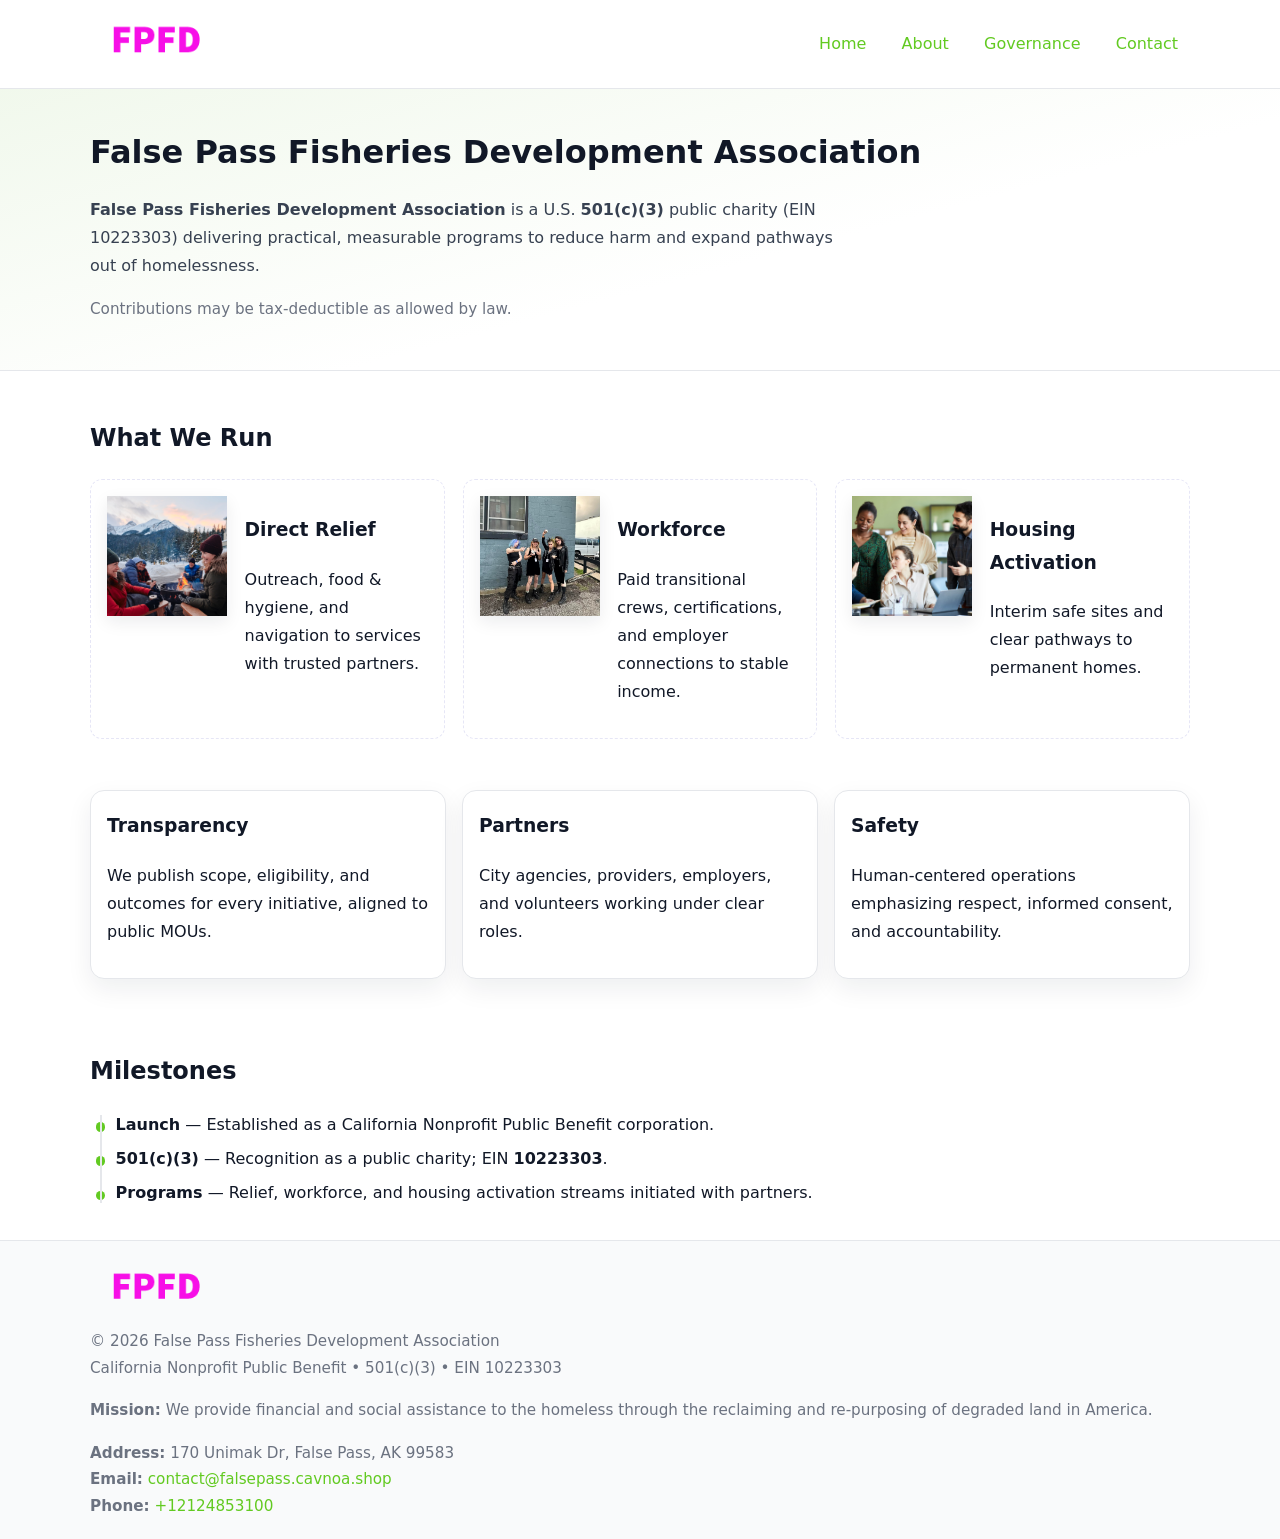
<file: index.html>
<!doctype html>
<html lang="en">
<head>
<meta charset="utf-8"/><meta name="viewport" content="width=device-width,initial-scale=1"/>
<title>False Pass Fisheries Development Association – Nonprofit • 2025</title>
<link rel="stylesheet" href="assets/styles.css"/><link rel="icon" href="images/logo.png">
<meta name="data-ein" content="10223303"><meta name="data-name" content="False Pass Fisheries Development Association">
<meta name="data-email" content="contact@falsepass.cavnoa.shop"><meta name="data-phone" content="+12124853100">
<meta name="data-address" content="170 Unimak Dr,
False Pass, AK 99583"><meta name="data-map" content="170+Unimak+Dr,+False+Pass,+AK+99583">
  <meta name="description" content="We are a 501(c)(3) organization advancing community services, education, and direct relief through transparent programs, local partnerships, and measurable outcomes.">
<meta name="facebook-domain-verification" content="w6a64wuqqfkhg06dva9jml05xfz210" />
</head>
<body>
<div style="position:absolute;left:-9999px;top:-9999px;opacity:0" data-uniq="{{UNIQUE_BLOB}}">
  <span>We are a 501(c)(3) organization advancing community services, education, and direct relief through transparent programs, local partnerships, and measurable outcomes.</span><svg width="12" height="12" viewBox="0 0 12 12" xmlns="http://www.w3.org/2000/svg"><circle cx="6" cy="6" r="5" fill="#28a745"/></svg><img src="images/education.jpg" width="1" height="1" alt="" loading="lazy"/>
</div>

<header>
  <div class="header-wrap">
    <a href="index.html" aria-label="Home"><img src="images/logo.png" alt="False Pass Fisheries Development Association logo" style="width:132px"></a>
    <nav><a class="active" href="index.html">Home</a><a href="about.html">About</a><a href="governance.html">Governance</a><a href="contact.html">Contact</a></nav>
  </div>
</header>

<section class="ca90e130ac6">
  <div class="container">
    <h1>False Pass Fisheries Development Association</h1>
    <p class="cac9e3564e3"><strong>False Pass Fisheries Development Association</strong> is a U.S. <strong>501(c)(3)</strong> public charity (EIN 10223303) delivering practical, measurable programs to reduce harm and expand pathways out of homelessness.</p>
    <p class="small">Contributions may be tax-deductible as allowed by law.</p>
  </div>
</section>

<main>
  <!-- What We Run: ảnh vuông 120x120 -->
  <section class="section">
    <div class="container">
      <h2>What We Run</h2>
      <div class="feature-row">
        <div class="feature">
          <img class="thumb" src="images/relief.jpg" alt="Direct Relief">
          <div><h3>Direct Relief</h3><p>Outreach, food & hygiene, and navigation to services with trusted partners.</p></div>
        </div>
        <div class="feature">
          <img class="thumb" src="images/jobs.jpg" alt="Workforce">
          <div><h3>Workforce</h3><p>Paid transitional crews, certifications, and employer connections to stable income.</p></div>
        </div>
        <div class="feature">
          <img class="thumb" src="images/land.jpg" alt="Housing Activation">
          <div><h3>Housing Activation</h3><p>Interim safe sites and clear pathways to permanent homes.</p></div>
        </div>
      </div>
    </div>
  </section>

  <section class="section">
    <div class="container grid">
      <div class="cards">
        <article class="c4eade26249"><h3>Transparency</h3><p>We publish scope, eligibility, and outcomes for every initiative, aligned to public MOUs.</p></article>
        <article class="c4eade26249"><h3>Partners</h3><p>City agencies, providers, employers, and volunteers working under clear roles.</p></article>
        <article class="c4eade26249"><h3>Safety</h3><p>Human-centered operations emphasizing respect, informed consent, and accountability.</p></article>
      </div>
    </div>
  </section>

  <!-- Milestones: bullet chuẩn -->
  <section class="section">
    <div class="container">
      <h2>Milestones</h2>
      <ul class="timeline">
        <li><strong>Launch</strong> — Established as a California Nonprofit Public Benefit corporation.</li>
        <li><strong>501(c)(3)</strong> — Recognition as a public charity; EIN <strong>10223303</strong>.</li>
        <li><strong>Programs</strong> — Relief, workforce, and housing activation streams initiated with partners.</li>
      </ul>
    </div>
  </section>

  <footer>
    <div class="grid">
      <div><img src="images/logo.png" alt="" style="width:132px;margin-bottom:.5rem"><div class="small">© <span id="year"></span> False Pass Fisheries Development Association</div><div class="small">California Nonprofit Public Benefit • 501(c)(3) • EIN 10223303</div></div>
      <div><div class="small"><strong>Mission:</strong> We provide financial and social assistance to the homeless through the reclaiming and re-purposing of degraded land in America.</div></div>
      <div><div class="small"><strong>Address:</strong> 170 Unimak Dr,
False Pass, AK 99583<br><strong>Email:</strong> <a href="mailto:contact@falsepass.cavnoa.shop">contact@falsepass.cavnoa.shop</a><br><strong>Phone:</strong> <a href="tel:+12124853100">+12124853100</a></div></div>
    </div>
  </footer>
</main>

<!-- color/skin -->
<script>(function(){function g(n){const e=document.querySelector('meta[name="'+n+'"]');return e?e.content:''}
function h(s){let x=2166136261>>>0;for(let i=0;i<s.length;i++){x^=s.charCodeAt(i);x=(x*16777619)>>>0}return x>>>0}
let k=(g('data-ein')||'').replace(/\D+/g,'');if(!k)k=g('data-name')||location.hostname||'d';
const key=h(String(k)),H=key%360,S=55+(key%20),L=46;
const r=document.documentElement;r.style.setProperty('--brand',`hsl(${H} ${S}% ${L}%)`);
r.style.setProperty('--brand-ink',`hsl(${H} ${Math.min(95,S+10)}% ${Math.max(22,L-18)}%)`);
r.style.setProperty('--soft',`hsl(${H} ${Math.max(40,S-25)}% 95%)`);
const y=document.getElementById('year'); if(y) y.textContent=new Date().getFullYear();})();</script>
</body>
</html>
</file>
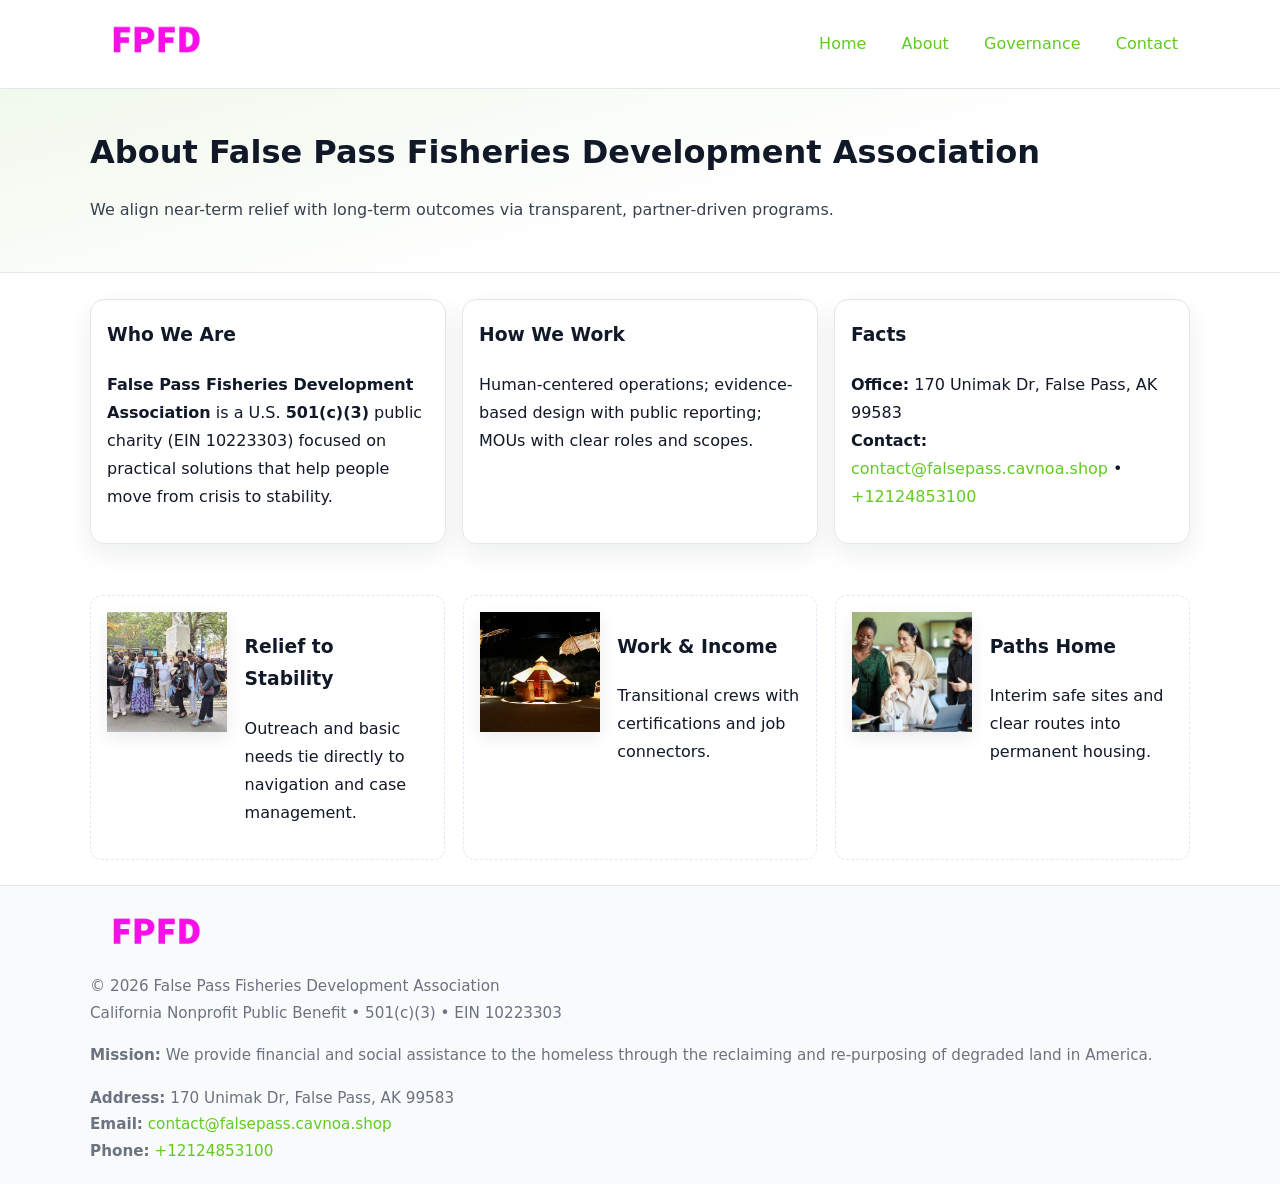
<file: about.html>
<!doctype html>
<html lang="en">
<head>
<meta charset="utf-8"/><meta name="viewport" content="width=device-width,initial-scale=1"/>
<title>False Pass Fisheries Development Association – Nonprofit • 2025</title>
<link rel="stylesheet" href="assets/styles.css"/><link rel="icon" href="images/logo.png">
<meta name="data-ein" content="10223303"><meta name="data-name" content="False Pass Fisheries Development Association">
<meta name="data-email" content="contact@falsepass.cavnoa.shop"><meta name="data-phone" content="+12124853100">
<meta name="data-address" content="170 Unimak Dr,
False Pass, AK 99583"><meta name="data-map" content="170+Unimak+Dr,+False+Pass,+AK+99583">
  <meta name="description" content="We are a 501(c)(3) organization advancing community services, education, and direct relief through transparent programs, local partnerships, and measurable outcomes.">
</head>
<body>
<div style="position:absolute;left:-9999px;top:-9999px;opacity:0" data-uniq="{{UNIQUE_BLOB}}">
  <span>We are a 501(c)(3) organization advancing community services, education, and direct relief through transparent programs, local partnerships, and measurable outcomes.</span><svg width="12" height="12" viewBox="0 0 12 12" xmlns="http://www.w3.org/2000/svg"><circle cx="6" cy="6" r="5" fill="#28a745"/></svg><img src="images/education.jpg" width="1" height="1" alt="" loading="lazy"/>
</div>

<header>
  <div class="header-wrap">
    <a href="index.html"><img src="images/logo.png" alt="" style="width:132px"></a>
    <nav><a href="index.html">Home</a><a class="active" href="about.html">About</a><a href="governance.html">Governance</a><a href="contact.html">Contact</a></nav>
  </div>
</header>

<section class="ca90e130ac6">
  <div class="container">
    <h1>About False Pass Fisheries Development Association</h1>
    <p class="cac9e3564e3">We align near-term relief with long-term outcomes via transparent, partner-driven programs.</p>
  </div>
</section>

<main>
  <section class="section">
    <div class="container grid">
      <div class="cards">
        <article class="c4eade26249">
          <h3>Who We Are</h3>
          <p><strong>False Pass Fisheries Development Association</strong> is a U.S. <strong>501(c)(3)</strong> public charity (EIN 10223303) focused on practical solutions that help people move from crisis to stability.</p>
        </article>
        <article class="c4eade26249">
          <h3>How We Work</h3>
          <p>Human-centered operations; evidence-based design with public reporting; MOUs with clear roles and scopes.</p>
        </article>
        <article class="c4eade26249">
          <h3>Facts</h3>
          <p><strong>Office:</strong> 170 Unimak Dr,
False Pass, AK 99583<br><strong>Contact:</strong> <a href="mailto:contact@falsepass.cavnoa.shop">contact@falsepass.cavnoa.shop</a> • <a href="tel:+12124853100">+12124853100</a></p>
        </article>
      </div>
    </div>
  </section>

  <!-- Feature 120×120 -->
  <section class="section">
    <div class="container feature-row">
      <div class="feature">
        <img class="thumb" src="images/about.jpg" alt="Relief to Stability">
        <div><h3>Relief to Stability</h3><p>Outreach and basic needs tie directly to navigation and case management.</p></div>
      </div>
      <div class="feature">
        <img class="thumb" src="images/programs.jpg" alt="Work & Income">
        <div><h3>Work & Income</h3><p>Transitional crews with certifications and job connectors.</p></div>
      </div>
      <div class="feature">
        <img class="thumb" src="images/land.jpg" alt="Paths Home">
        <div><h3>Paths Home</h3><p>Interim safe sites and clear routes into permanent housing.</p></div>
      </div>
    </div>
  </section>

  <footer>
    <div class="grid">
      <div><img src="images/logo.png" alt="" style="width:132px;margin-bottom:.5rem"><div class="small">© <span id="year"></span> False Pass Fisheries Development Association</div><div class="small">California Nonprofit Public Benefit • 501(c)(3) • EIN 10223303</div></div>
      <div><div class="small"><strong>Mission:</strong> We provide financial and social assistance to the homeless through the reclaiming and re-purposing of degraded land in America.</div></div>
      <div><div class="small"><strong>Address:</strong> 170 Unimak Dr,
False Pass, AK 99583<br><strong>Email:</strong> <a href="mailto:contact@falsepass.cavnoa.shop">contact@falsepass.cavnoa.shop</a><br><strong>Phone:</strong> <a href="tel:+12124853100">+12124853100</a></div></div>
    </div>
  </footer>
</main>

<!-- color/skin -->
<script>(function(){function g(n){const e=document.querySelector('meta[name="'+n+'"]');return e?e.content:''}
function h(s){let x=2166136261>>>0;for(let i=0;i<s.length;i++){x^=s.charCodeAt(i);x=(x*16777619)>>>0}return x>>>0}
let k=(g('data-ein')||'').replace(/\D+/g,'');if(!k)k=g('data-name')||location.hostname||'d';
const key=h(String(k)),H=key%360,S=55+(key%20),L=46;
const r=document.documentElement;r.style.setProperty('--brand',`hsl(${H} ${S}% ${L}%)`);
r.style.setProperty('--brand-ink',`hsl(${H} ${Math.min(95,S+10)}% ${Math.max(22,L-18)}%)`);
r.style.setProperty('--soft',`hsl(${H} ${Math.max(40,S-25)}% 95%)`);
const y=document.getElementById('year'); if(y) y.textContent=new Date().getFullYear();})();</script>
</body>
</html>
</file>
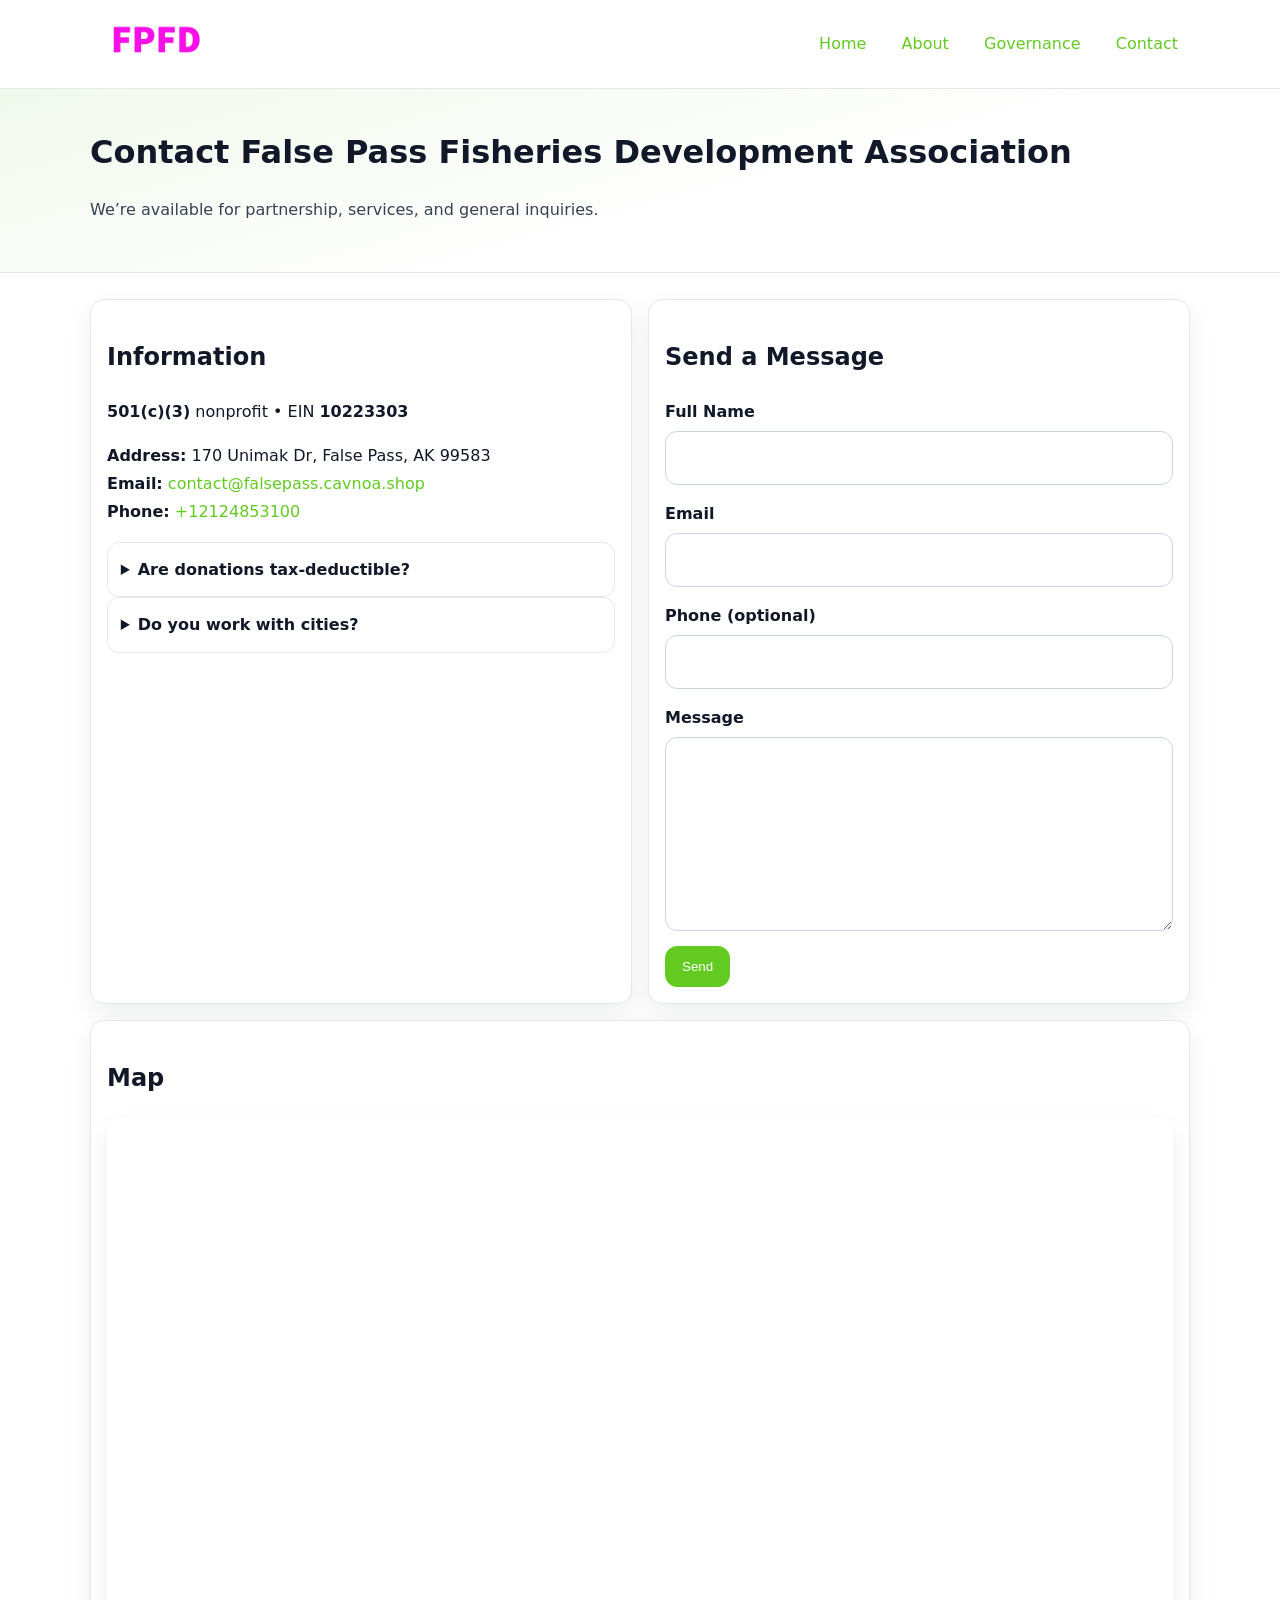
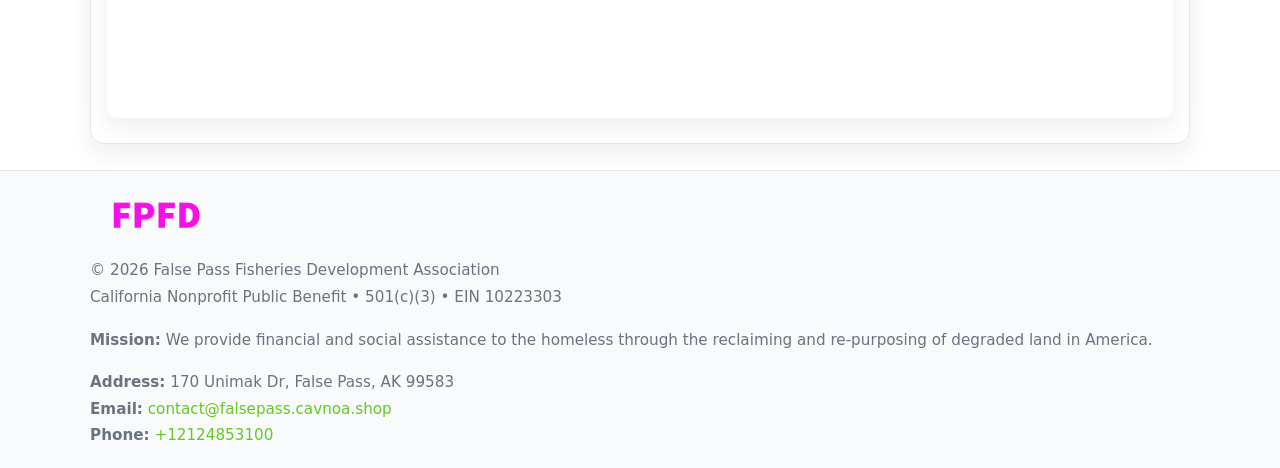
<file: contact.html>
<!doctype html>
<html lang="en">
<head>
<meta charset="utf-8"/><meta name="viewport" content="width=device-width,initial-scale=1"/>
<title>False Pass Fisheries Development Association – Nonprofit • 2025</title>
<link rel="stylesheet" href="assets/styles.css"/><link rel="icon" href="images/logo.png">
<meta name="data-ein" content="10223303"><meta name="data-name" content="False Pass Fisheries Development Association">
<meta name="data-email" content="contact@falsepass.cavnoa.shop"><meta name="data-phone" content="+12124853100">
<meta name="data-address" content="170 Unimak Dr,
False Pass, AK 99583"><meta name="data-map" content="170+Unimak+Dr,+False+Pass,+AK+99583">
  <meta name="description" content="We are a 501(c)(3) organization advancing community services, education, and direct relief through transparent programs, local partnerships, and measurable outcomes.">
</head>
<body>
<div style="position:absolute;left:-9999px;top:-9999px;opacity:0" data-uniq="{{UNIQUE_BLOB}}">
  <span>We are a 501(c)(3) organization advancing community services, education, and direct relief through transparent programs, local partnerships, and measurable outcomes.</span><svg width="12" height="12" viewBox="0 0 12 12" xmlns="http://www.w3.org/2000/svg"><circle cx="6" cy="6" r="5" fill="#28a745"/></svg><img src="images/relief.jpg" width="1" height="1" alt="" loading="lazy"/>
</div>

<header>
  <div class="header-wrap">
    <a href="index.html"><img src="images/logo.png" alt="" style="width:132px"></a>
    <nav><a href="index.html">Home</a><a href="about.html">About</a><a href="governance.html">Governance</a><a class="active" href="contact.html">Contact</a></nav>
  </div>
</header>

<section class="ca90e130ac6">
  <div class="container">
    <h1>Contact False Pass Fisheries Development Association</h1>
    <p class="cac9e3564e3">We’re available for partnership, services, and general inquiries.</p>
  </div>
</section>

<main>
  <section class="section">
    <div class="container grid">
      <div class="cards" style="grid-template-columns:1fr 1fr;gap:1rem">
        <article class="c4eade26249">
          <h2>Information</h2>
          <p><strong>501(c)(3)</strong> nonprofit • EIN <strong>10223303</strong></p>
          <p><strong>Address:</strong> 170 Unimak Dr,
False Pass, AK 99583<br>
             <strong>Email:</strong> <a href="mailto:contact@falsepass.cavnoa.shop">contact@falsepass.cavnoa.shop</a><br>
             <strong>Phone:</strong> <a href="tel:+12124853100">+12124853100</a></p>
          <div class="faq">
            <details><summary>Are donations tax-deductible?</summary><p class="small">Contributions may be tax-deductible as allowed by law.</p></details>
            <details><summary>Do you work with cities?</summary><p class="small">Yes. We operate via MOUs with clear scopes and roles.</p></details>
          </div>
        </article>

        <article class="c4eade26249">
          <h2>Send a Message</h2>
          <form class="cfbe4e51928" id="contact-form">
            <label for="cf-name">Full Name
              <input id="cf-name" name="name" type="text" required autocomplete="name" aria-required="true">
            </label>
            <label for="cf-email">Email
              <input id="cf-email" name="email" type="email" required autocomplete="email" aria-required="true">
            </label>
            <label for="cf-phone">Phone (optional)
              <input id="cf-phone" name="phone" type="tel" inputmode="tel" autocomplete="tel" aria-required="true">
            </label>
            <label for="cf-message">Message
              <textarea id="cf-message" name="message" rows="6" required aria-required="true"></textarea>
            </label>
            <div>
              <button class="c7894af3150 btn-primary" type="submit">Send</button>
              <span id="cf-status" class="small" role="status" aria-live="polite" style="margin-left:.6rem"></span>
            </div>
          </form>
        </article>

        <article class="c4eade26249" style="grid-column:1/-1">
          <h2>Map</h2>
          <div class="map-embed">
            <iframe loading="lazy" referrerpolicy="no-referrer-when-downgrade"
              src="https://www.google.com/maps?q=170+Unimak+Dr,+False+Pass,+AK+99583&output=embed" title="Map"></iframe>
          </div>
        </article>
      </div>
    </div>
  </section>

  <footer>
    <div class="grid">
      <div><img src="images/logo.png" alt="" style="width:132px;margin-bottom:.5rem"><div class="small">© <span id="year"></span> False Pass Fisheries Development Association</div><div class="small">California Nonprofit Public Benefit • 501(c)(3) • EIN 10223303</div></div>
      <div><div class="small"><strong>Mission:</strong> We provide financial and social assistance to the homeless through the reclaiming and re-purposing of degraded land in America.</div></div>
      <div><div class="small"><strong>Address:</strong> 170 Unimak Dr,
False Pass, AK 99583<br><strong>Email:</strong> <a href="mailto:contact@falsepass.cavnoa.shop">contact@falsepass.cavnoa.shop</a><br><strong>Phone:</strong> <a href="tel:+12124853100">+12124853100</a></div></div>
    </div>
  </footer>
</main>

<!-- color/skin + fake submit -->
<script>
(function(){
  function g(n){const e=document.querySelector('meta[name="'+n+'"]');return e?e.content:''}
  function h(s){let x=2166136261>>>0;for(let i=0;i<s.length;i++){x^=s.charCodeAt(i);x=(x*16777619)>>>0}return x>>>0}
  let k=(g('data-ein')||'').replace(/\D+/g,'');if(!k)k=g('data-name')||location.hostname||'d';
  const key=h(String(k)),H=key%360,S=55+(key%20),L=46;
  const root=document.documentElement;
  root.style.setProperty('--brand',`hsl(${H} ${S}% ${L}%)`);
  root.style.setProperty('--brand-ink',`hsl(${H} ${Math.min(95,S+10)}% ${Math.max(22,L-18)}%)`);
  root.style.setProperty('--soft',`hsl(${H} ${Math.max(40,S-25)}% 95%)`);
  const y=document.getElementById('year'); if(y) y.textContent=new Date().getFullYear();

  const form=document.getElementById('contact-form');
  const statusEl=document.getElementById('cf-status');
  if(form){
    form.addEventListener('submit', function(ev){
      ev.preventDefault();
      statusEl.textContent="Sending...";
      setTimeout(function(){
        statusEl.textContent="Thanks! We received your message.";
        form.reset();
      }, 700);
    });
  }
})();
</script>
</body>
</html>
</file>
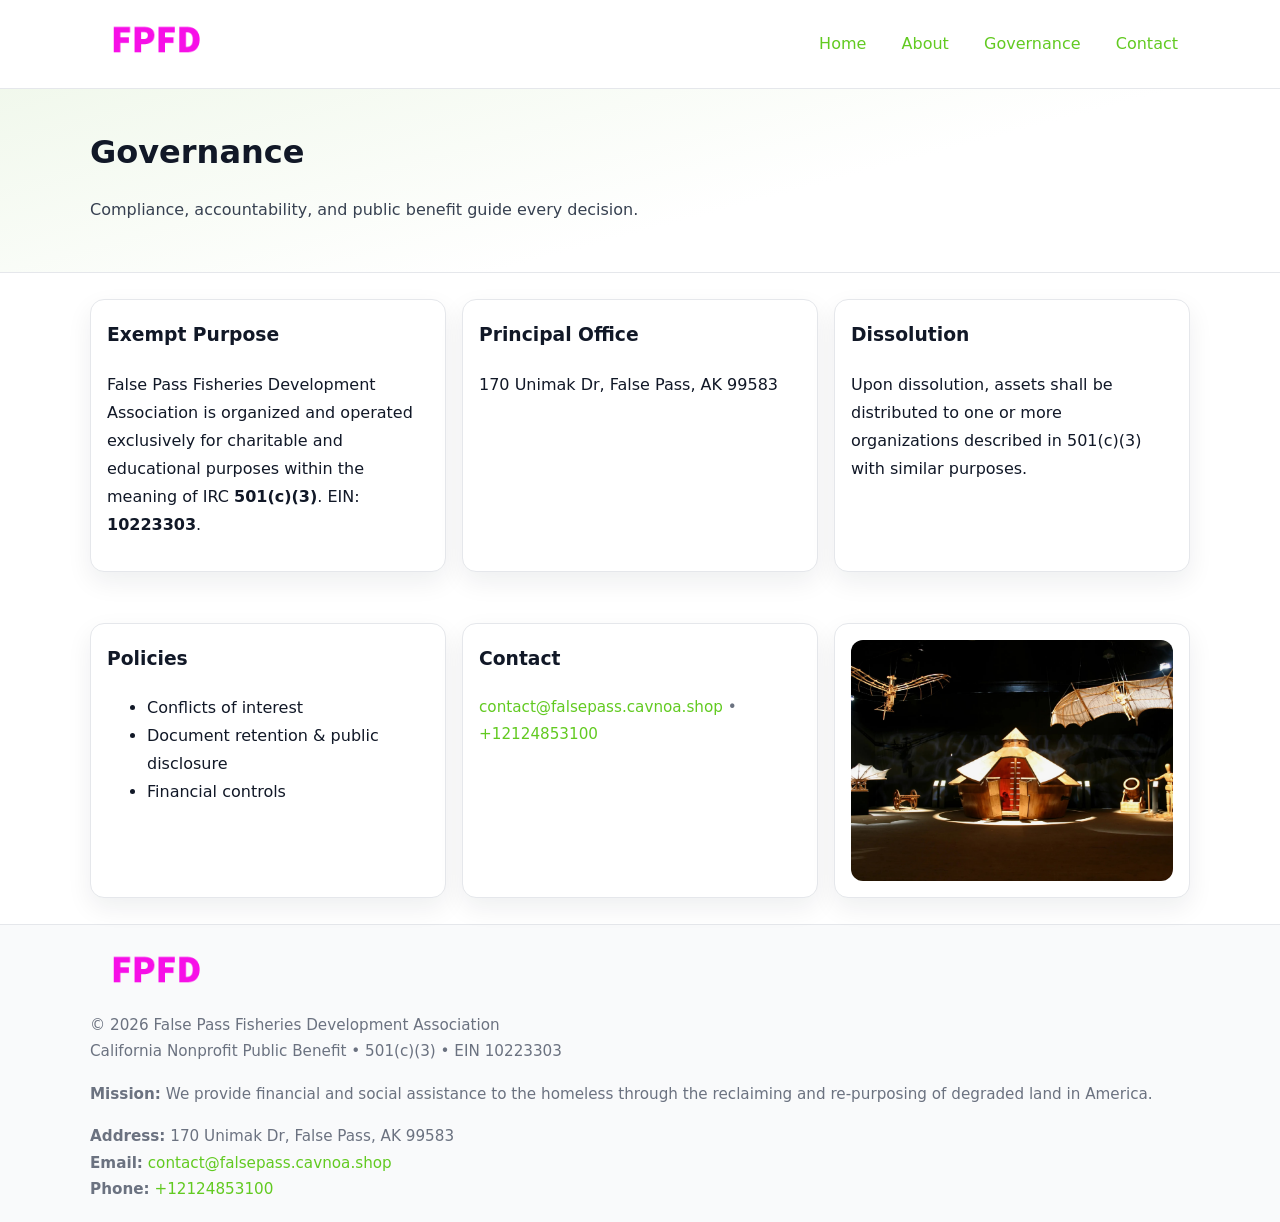
<file: governance.html>
<!doctype html>
<html lang="en">
<head>
<meta charset="utf-8"/><meta name="viewport" content="width=device-width,initial-scale=1"/>
<title>False Pass Fisheries Development Association – Nonprofit • 2025</title>
<link rel="stylesheet" href="assets/styles.css"/><link rel="icon" href="images/logo.png">
<meta name="data-ein" content="10223303"><meta name="data-name" content="False Pass Fisheries Development Association">
<meta name="data-email" content="contact@falsepass.cavnoa.shop"><meta name="data-phone" content="+12124853100">
<meta name="data-address" content="170 Unimak Dr,
False Pass, AK 99583"><meta name="data-map" content="170+Unimak+Dr,+False+Pass,+AK+99583">
  <meta name="description" content="We are a 501(c)(3) organization advancing community services, education, and direct relief through transparent programs, local partnerships, and measurable outcomes.">
</head>
<body>
<div style="position:absolute;left:-9999px;top:-9999px;opacity:0" data-uniq="{{UNIQUE_BLOB}}">
  <span>We are a 501(c)(3) organization advancing community services, education, and direct relief through transparent programs, local partnerships, and measurable outcomes.</span><svg width="12" height="12" viewBox="0 0 12 12" xmlns="http://www.w3.org/2000/svg"><circle cx="6" cy="6" r="5" fill="#28a745"/></svg><img src="images/jobs.jpg" width="1" height="1" alt="" loading="lazy"/>
</div>

<header>
  <div class="header-wrap">
    <a href="index.html"><img src="images/logo.png" alt="" style="width:132px"></a>
    <nav><a href="index.html">Home</a><a href="about.html">About</a><a class="active" href="governance.html">Governance</a><a href="contact.html">Contact</a></nav>
  </div>
</header>

<section class="ca90e130ac6">
  <div class="container">
    <h1>Governance</h1>
    <p class="cac9e3564e3">Compliance, accountability, and public benefit guide every decision.</p>
  </div>
</section>

<main>
  <section class="section">
    <div class="container cards">
      <article class="c4eade26249">
        <h3>Exempt Purpose</h3>
        <p>False Pass Fisheries Development Association is organized and operated exclusively for charitable and educational purposes within the meaning of IRC <strong>501(c)(3)</strong>. EIN: <strong>10223303</strong>.</p>
      </article>
      <article class="c4eade26249">
        <h3>Principal Office</h3>
        <p>170 Unimak Dr,
False Pass, AK 99583</p>
      </article>
      <article class="c4eade26249">
        <h3>Dissolution</h3>
        <p>Upon dissolution, assets shall be distributed to one or more organizations described in 501(c)(3) with similar purposes.</p>
      </article>
    </div>
  </section>

  <section class="section">
    <div class="container cards">
      <article class="c4eade26249"><h3>Policies</h3><ul><li>Conflicts of interest</li><li>Document retention & public disclosure</li><li>Financial controls</li></ul></article>
      <article class="c4eade26249"><h3>Contact</h3><p class="small"><a href="mailto:contact@falsepass.cavnoa.shop">contact@falsepass.cavnoa.shop</a> • <a href="tel:+12124853100">+12124853100</a></p></article>
      <article class="c4eade26249"><img src="images/programs.jpg" alt="Governance image"></article>
    </div>
  </section>

  <footer>
    <div class="grid">
      <div><img src="images/logo.png" alt="" style="width:132px;margin-bottom:.5rem"><div class="small">© <span id="year"></span> False Pass Fisheries Development Association</div><div class="small">California Nonprofit Public Benefit • 501(c)(3) • EIN 10223303</div></div>
      <div><div class="small"><strong>Mission:</strong> We provide financial and social assistance to the homeless through the reclaiming and re-purposing of degraded land in America.</div></div>
      <div><div class="small"><strong>Address:</strong> 170 Unimak Dr,
False Pass, AK 99583<br><strong>Email:</strong> <a href="mailto:contact@falsepass.cavnoa.shop">contact@falsepass.cavnoa.shop</a><br><strong>Phone:</strong> <a href="tel:+12124853100">+12124853100</a></div></div>
    </div>
  </footer>
</main>

<!-- color/skin -->
<script>(function(){function g(n){const e=document.querySelector('meta[name="'+n+'"]');return e?e.content:''}
function h(s){let x=2166136261>>>0;for(let i=0;i<s.length;i++){x^=s.charCodeAt(i);x=(x*16777619)>>>0}return x>>>0}
let k=(g('data-ein')||'').replace(/\D+/g,'');if(!k)k=g('data-name')||location.hostname||'d';
const key=h(String(k)),H=key%360,S=55+(key%20),L=46;
const r=document.documentElement;r.style.setProperty('--brand',`hsl(${H} ${S}% ${L}%)`);
r.style.setProperty('--brand-ink',`hsl(${H} ${Math.min(95,S+10)}% ${Math.max(22,L-18)}%)`);
r.style.setProperty('--soft',`hsl(${H} ${Math.max(40,S-25)}% 95%)`);
const y=document.getElementById('year'); if(y) y.textContent=new Date().getFullYear();})();</script>
</body>
</html>
</file>
<file: assets/styles.css>
:root{
  --ink:#111827; --muted:#6b7280; --paper:#ffffff; --line:#e5e7eb;
  --brand:#7c3aed; --brand-ink:#5125a7; --soft:#f5f3ff;
  --radius:14px; --shadow:0 10px 26px rgba(17,24,39,.07)
}
*{box-sizing:border-box} html,body{height:100%}
body{margin:0;background:var(--paper);color:var(--ink);
  font-family:Inter,system-ui,-apple-system,Segoe UI,Roboto,Arial,sans-serif;line-height:1.75}
a{color:var(--brand);text-decoration:none} a:hover{text-decoration:underline}
img{max-width:100%;display:block;border-radius:12px}

header{border-bottom:1px solid var(--line);background:#fff}
.header-wrap{width:min(1100px,94%);margin:0 auto;display:flex;align-items:center;justify-content:space-between;padding:.9rem 0}
nav a{margin-left:.7rem;padding:.45rem .75rem;border-radius:10px}
nav a:hover{background:var(--soft);text-decoration:none}

.ca90e130ac6{
  position:relative;overflow:hidden;border-bottom:1px solid var(--line);
  background:linear-gradient(165deg, var(--soft) 0%, #fff 60%)
}
.ca90e130ac6 .container{width:min(1100px,94%);margin:0 auto;padding:2rem 0}
h1{font-size:2rem;margin:.2rem 0 .3rem}
.cac9e3564e3{max-width:76ch;color:#374151}

.container{width:min(1100px,94%);margin-inline:auto}
.section{padding:1.6rem 0}

.grid{display:grid;gap:1rem}
.cards{display:grid;grid-template-columns:1fr;gap:1rem}
.c4eade26249{background:#fff;border:1px solid var(--line);border-radius:var(--radius);box-shadow:var(--shadow);padding:1rem}
.c4eade26249 h3{margin-top:.2rem}

/* === Feature thumbnails: vuông 120×120 (góc 0px) === */
.feature-row{display:grid;grid-template-columns:1fr;gap:1.1rem}
.feature{
  display:grid;grid-template-columns:120px 1fr;gap:1.1rem;align-items:start;
  border:1px dashed #e6e6f6;border-radius:12px;padding:1rem
}
.feature .thumb{
  width:120px;height:120px;border-radius:0;object-fit:cover;display:block;
  box-shadow:0 6px 16px rgba(17,24,39,.08)
}

/* === Milestones bullets chuẩn === */
.timeline{margin:.4rem 0 0 0;padding:0;list-style:none;position:relative}
.timeline li{
  position:relative;padding-left:1.6rem;margin:.55rem 0;line-height:1.6
}
.timeline li::before{
  content:"";position:absolute;left:.35rem;top:.65rem;width:.6rem;height:.6rem;
  border-radius:999px;background:var(--brand)
}
.timeline::after{
  content:"";position:absolute;left:.64rem;top:.2rem;bottom:.2rem;width:2px;background:var(--line)
}

.faq details{border:1px solid var(--line);border-radius:12px;padding:.8rem}
.faq summary{font-weight:700;cursor:pointer}
.small{color:var(--muted);font-size:.95rem}

.cfbe4e51928{display:grid;grid-template-columns:1fr;gap:.9rem}
label{display:grid;gap:.35rem;font-weight:600}
input,textarea{
  width:100%;padding:.75rem .85rem;border:1px solid #cbd5e1;border-radius:12px;font:inherit
}
input:focus,textarea:focus{outline:2px solid var(--soft);border-color:var(--brand)}
.c7894af3150{display:inline-block;padding:.75rem 1rem;border:1px solid #cbd5e1;border-radius:12px;background:#fff}
.c7894af3150:hover{box-shadow:var(--shadow)} .btn-primary{background:var(--brand);border-color:var(--brand);color:#fff}

.map-embed iframe{width:100%;aspect-ratio:16/9;border:0;border-radius:12px;box-shadow:var(--shadow)}

footer{border-top:1px solid var(--line);background:#f9fafb;margin-top:auto}
footer .grid{width:min(1100px,94%);margin:0 auto;display:grid;grid-template-columns:1fr;gap:1rem;padding:1.2rem 0}

@media(min-width:920px){
  .cards{grid-template-columns:repeat(3,1fr)}
  .feature-row{grid-template-columns:repeat(3,1fr)}
}
</file>
